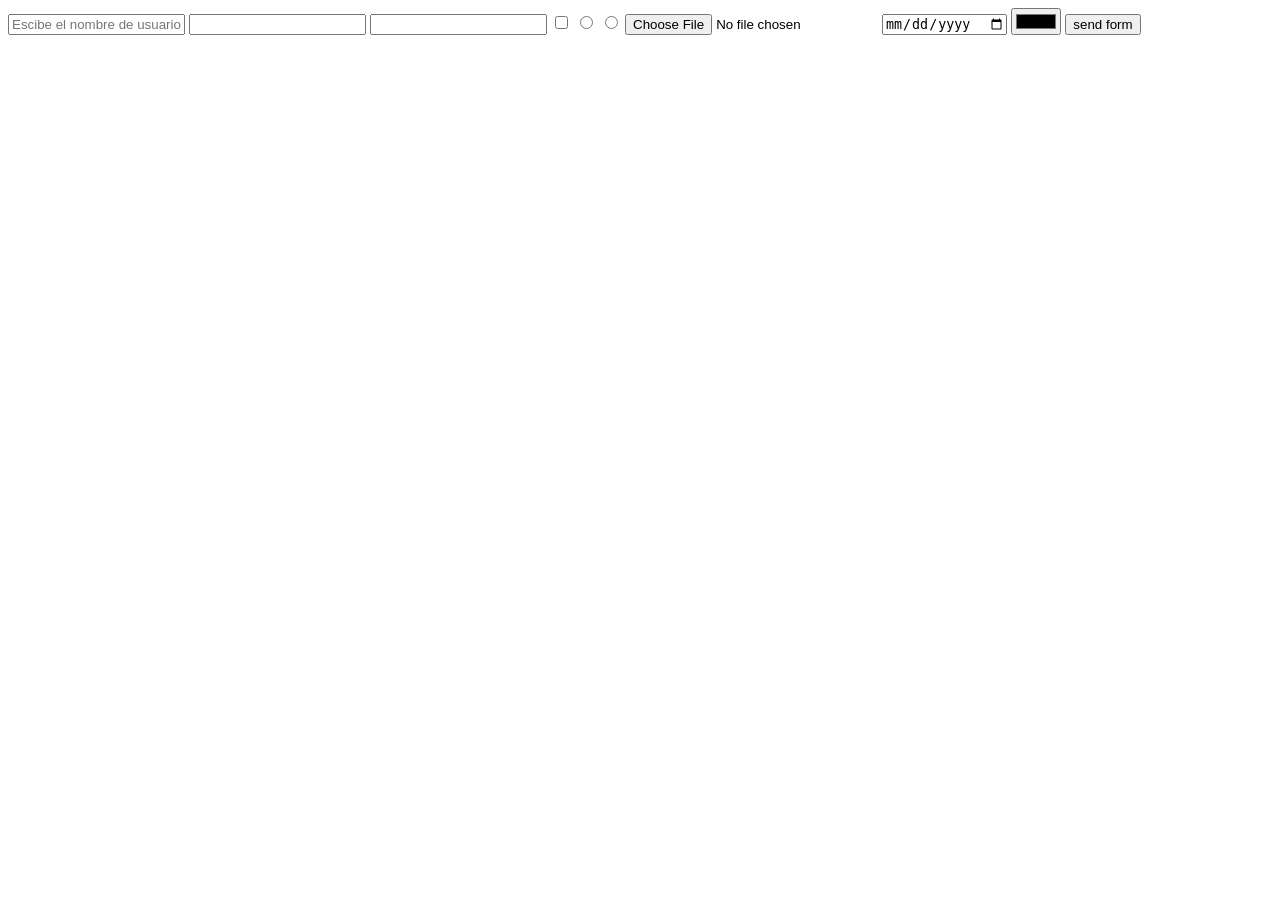
<file: forms.html>
<!DOCTYPE html>
<html lang="en">
<head>
    <meta charset="UTF-8">
    <meta name="viewport" content="width=device-width, initial-scale=1.0">
    <title>Forms</title>
</head>
<body>
    <form action="">
        <input type="text" name="username" placeholder="Escibe el nombre de usuario" required>
        <input type="email" name="email">
        <input type="password" required>
        <input type="checkbox">
        <input type="radio">
        <input type="radio">
        <input type="file" required>
        <input type="date" required>
        <input type="color">
        <input type="submit" value="send form">
    </form>
</body>
</html>
</file>
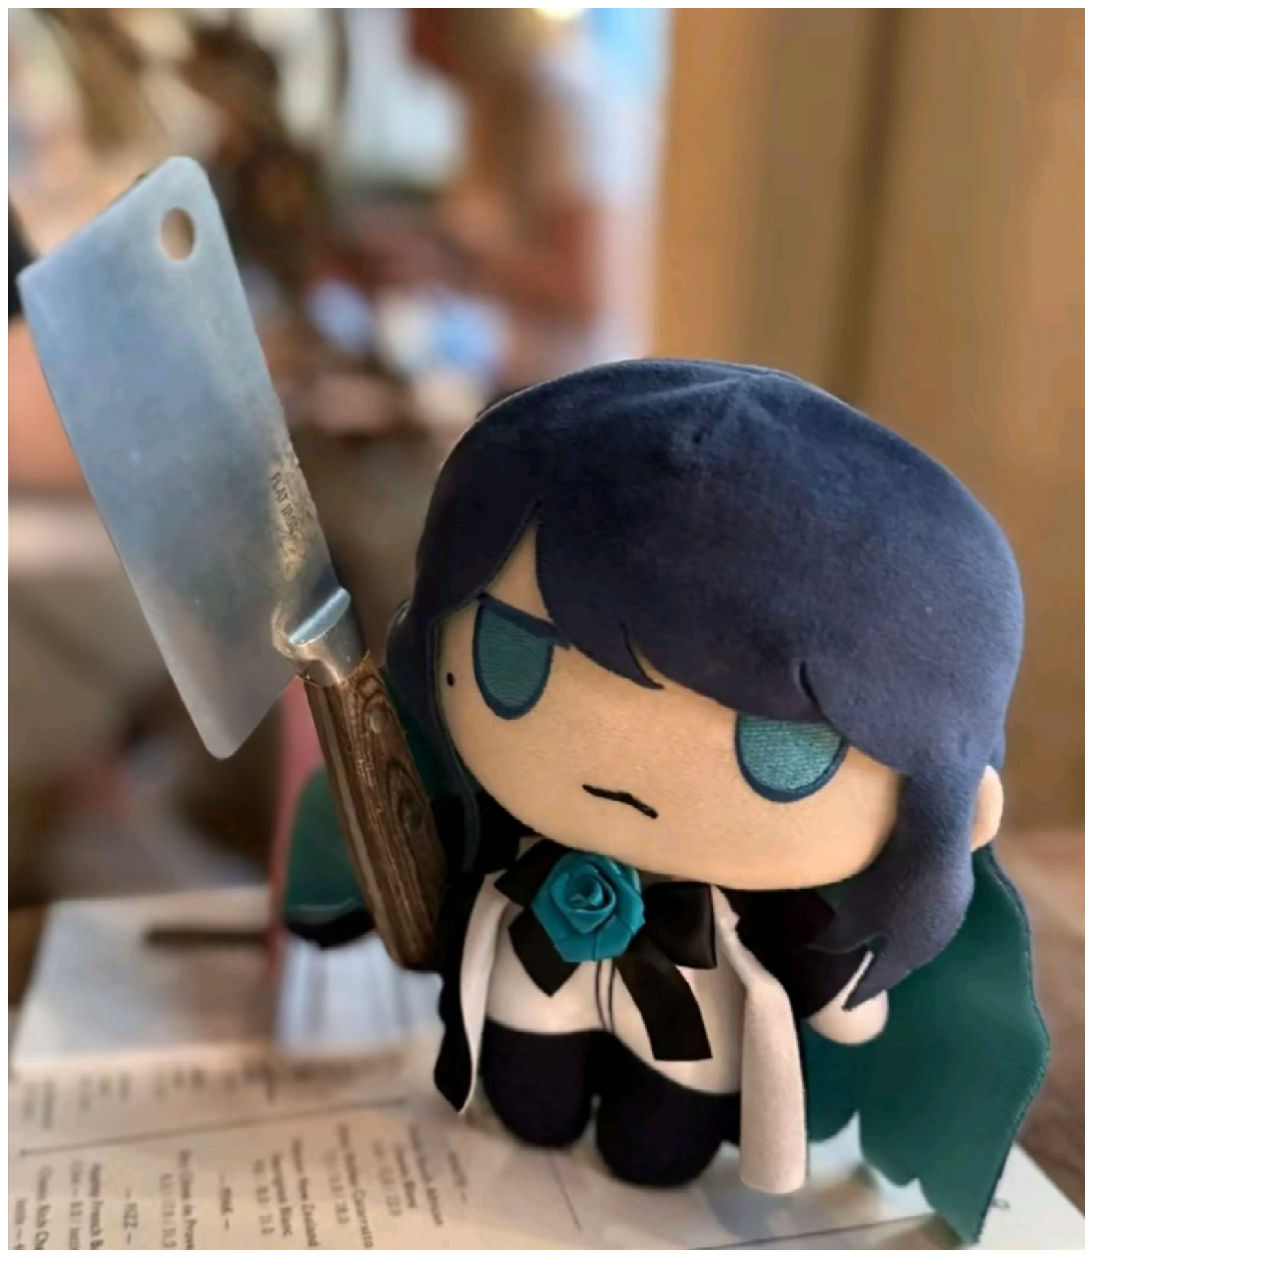
<file: img.html>
<!DOCTYPE html>
<html lang="en">
<head>
    <meta charset="UTF-8">
    <meta name="viewport" content="width=device-width, initial-scale=1.0">
    <title>Adoimagen</title>
</head>
<body>
    <img src="images/adooo.jpg" alt="Adobo" title="Adobo la gyaru">
</body>
</html>
</file>
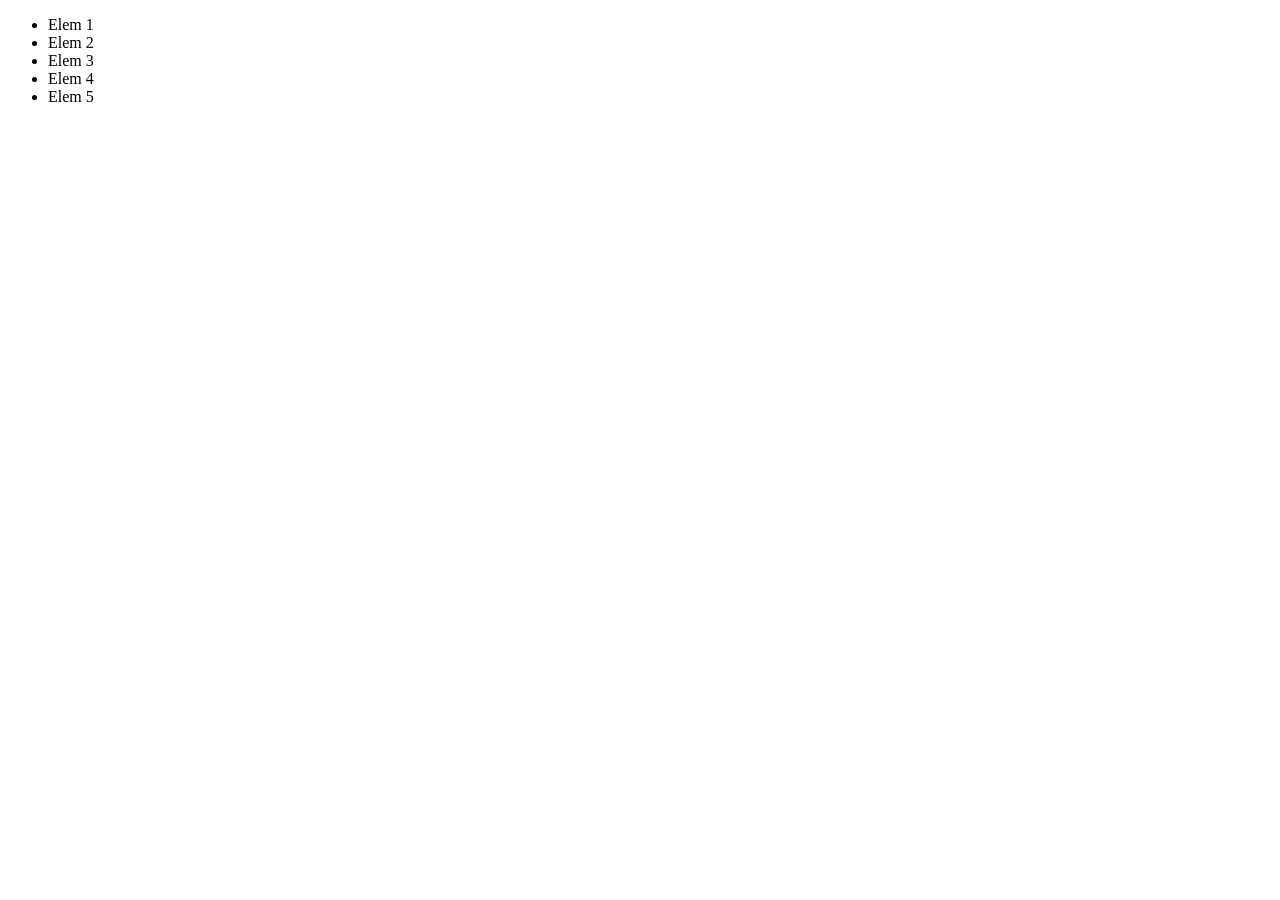
<file: list.html>
<!DOCTYPE html>
<html lang="en">
<head>
    <meta charset="UTF-8">
    <meta name="viewport" content="width=device-width, initial-scale=1.0">
    <title>List</title>
</head>
<body>
    <ul>
        <li>Elem 1</li>
        <li>Elem 2</li>
        <li>Elem 3</li>
        <li>Elem 4</li>
        <li>Elem 5</li>
    </ul>
</body>
</html>
</file>
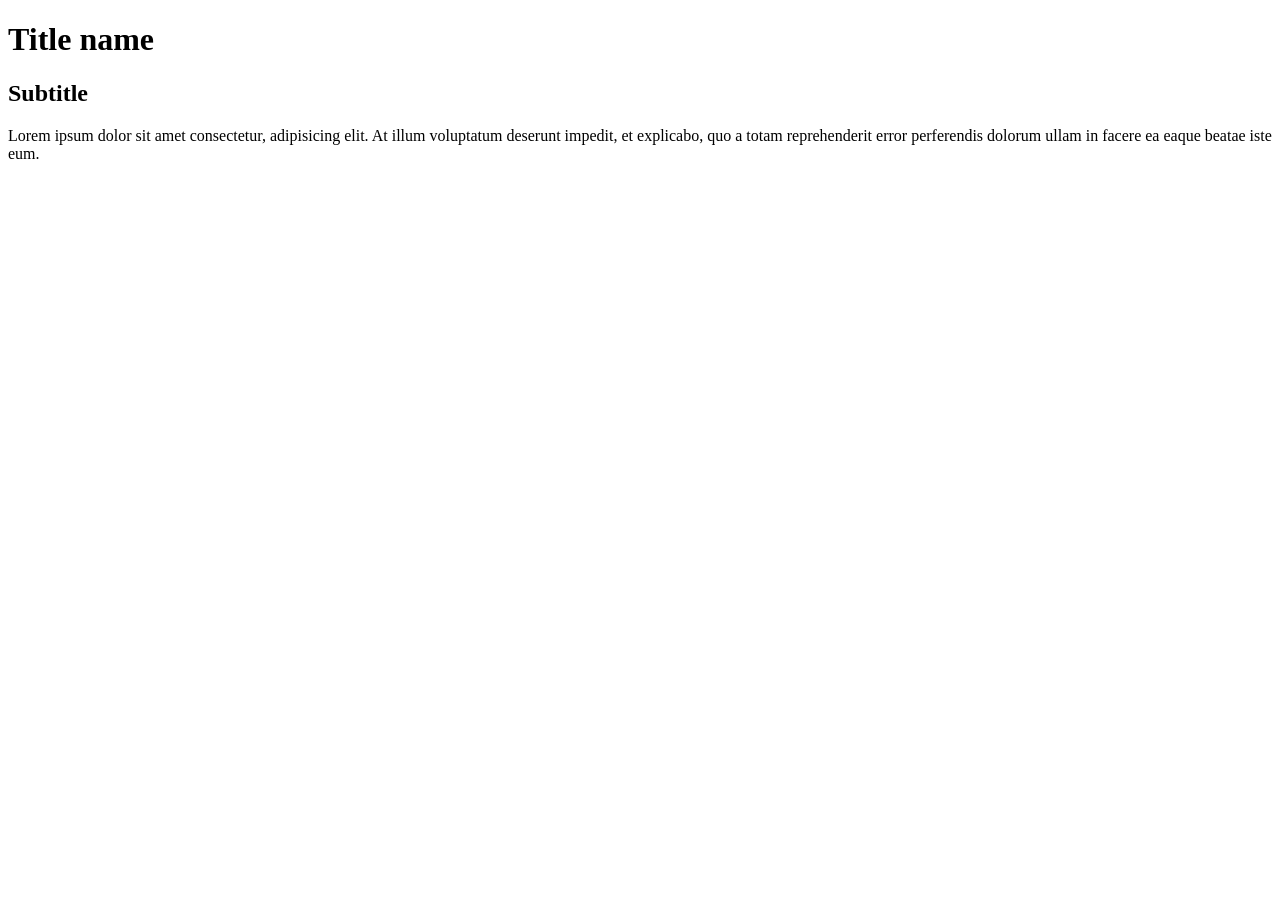
<file: paragraphs_headers.html>
<!DOCTYPE html>
<html lang="en">
<head>
    <meta charset="UTF-8">
    <meta name="viewport" content="width=device-width, initial-scale=1.0">
    <title>Web PAGE</title>
</head>
<body>
    <h1>Title name</h1>
    <h2>Subtitle</h2>
    <p>Lorem ipsum dolor sit amet consectetur, adipisicing elit. At illum voluptatum deserunt impedit, et explicabo, quo a totam reprehenderit error perferendis dolorum ullam in facere ea eaque beatae iste eum.</p>

</body>
</html>
</file>
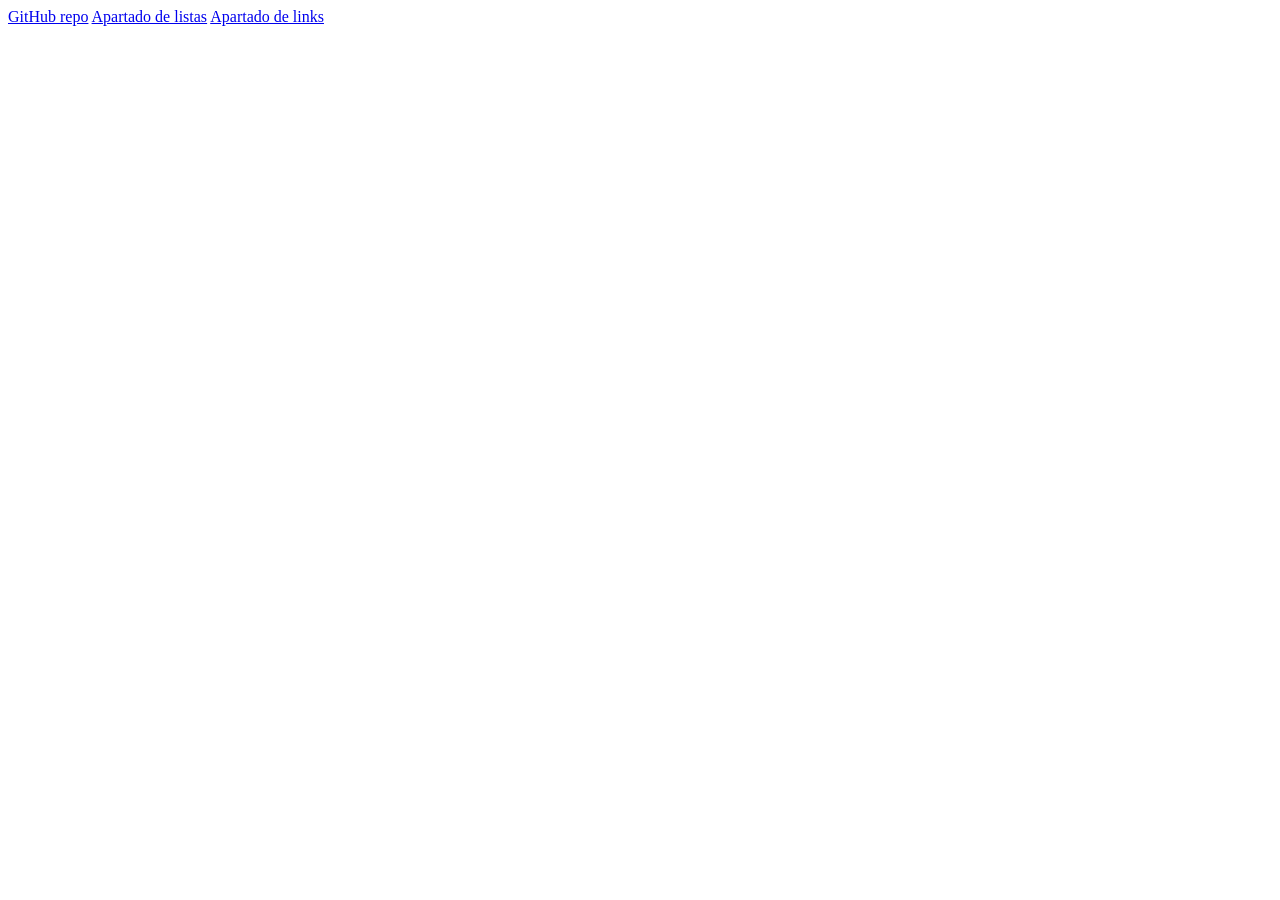
<file: routes.html>
<!DOCTYPE html>
<html lang="en">
<head>
    <meta charset="UTF-8">
    <meta name="viewport" content="width=device-width, initial-scale=1.0">
    <title>Routes</title>
</head>
<body>
    <a href="https://github.com/Kevin7274/FrntND" target="_blank">GitHub repo</a>
    <a href="list.html" target="_blank">Apartado de listas</a>
    <a href="links/links.html" target="_blank">Apartado de links</a>
</body>
</html>
</file>
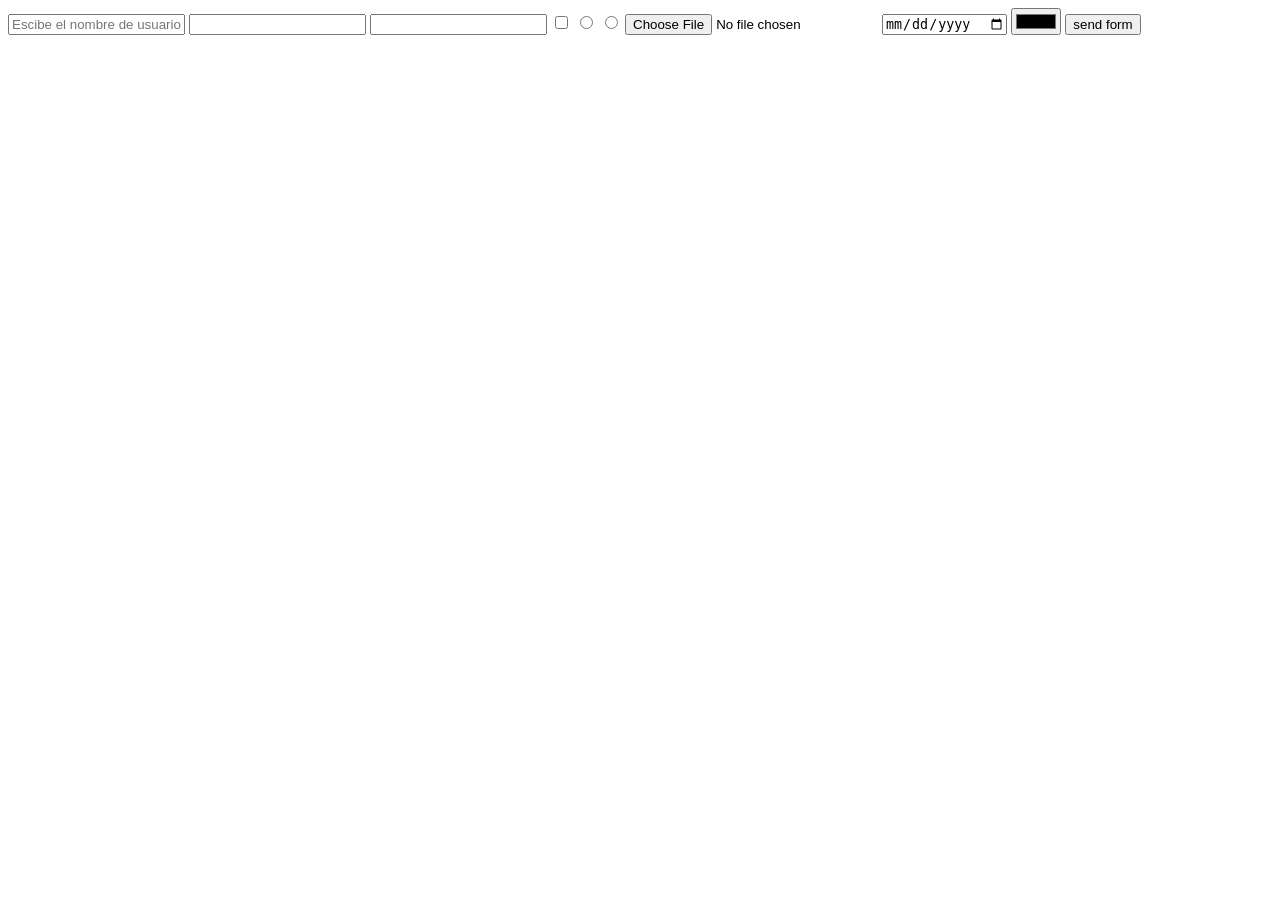
<file: html/forms.html>
<!DOCTYPE html>
<html lang="en">
<head>
    <meta charset="UTF-8">
    <meta name="viewport" content="width=device-width, initial-scale=1.0">
    <title>Forms</title>
</head>
<body>
    <form action="">
        <input type="text" name="username" placeholder="Escibe el nombre de usuario" minlength="3" maxlength="15" required>
        <input type="email" name="email">
        <input type="password" required>
        <input type="checkbox">
        <input type="radio">
        <input type="radio">
        <input type="file" required>
        <input type="date" required>
        <input type="color">
        <input type="submit" value="send form">
    </form>
</body>
</html>
</file>
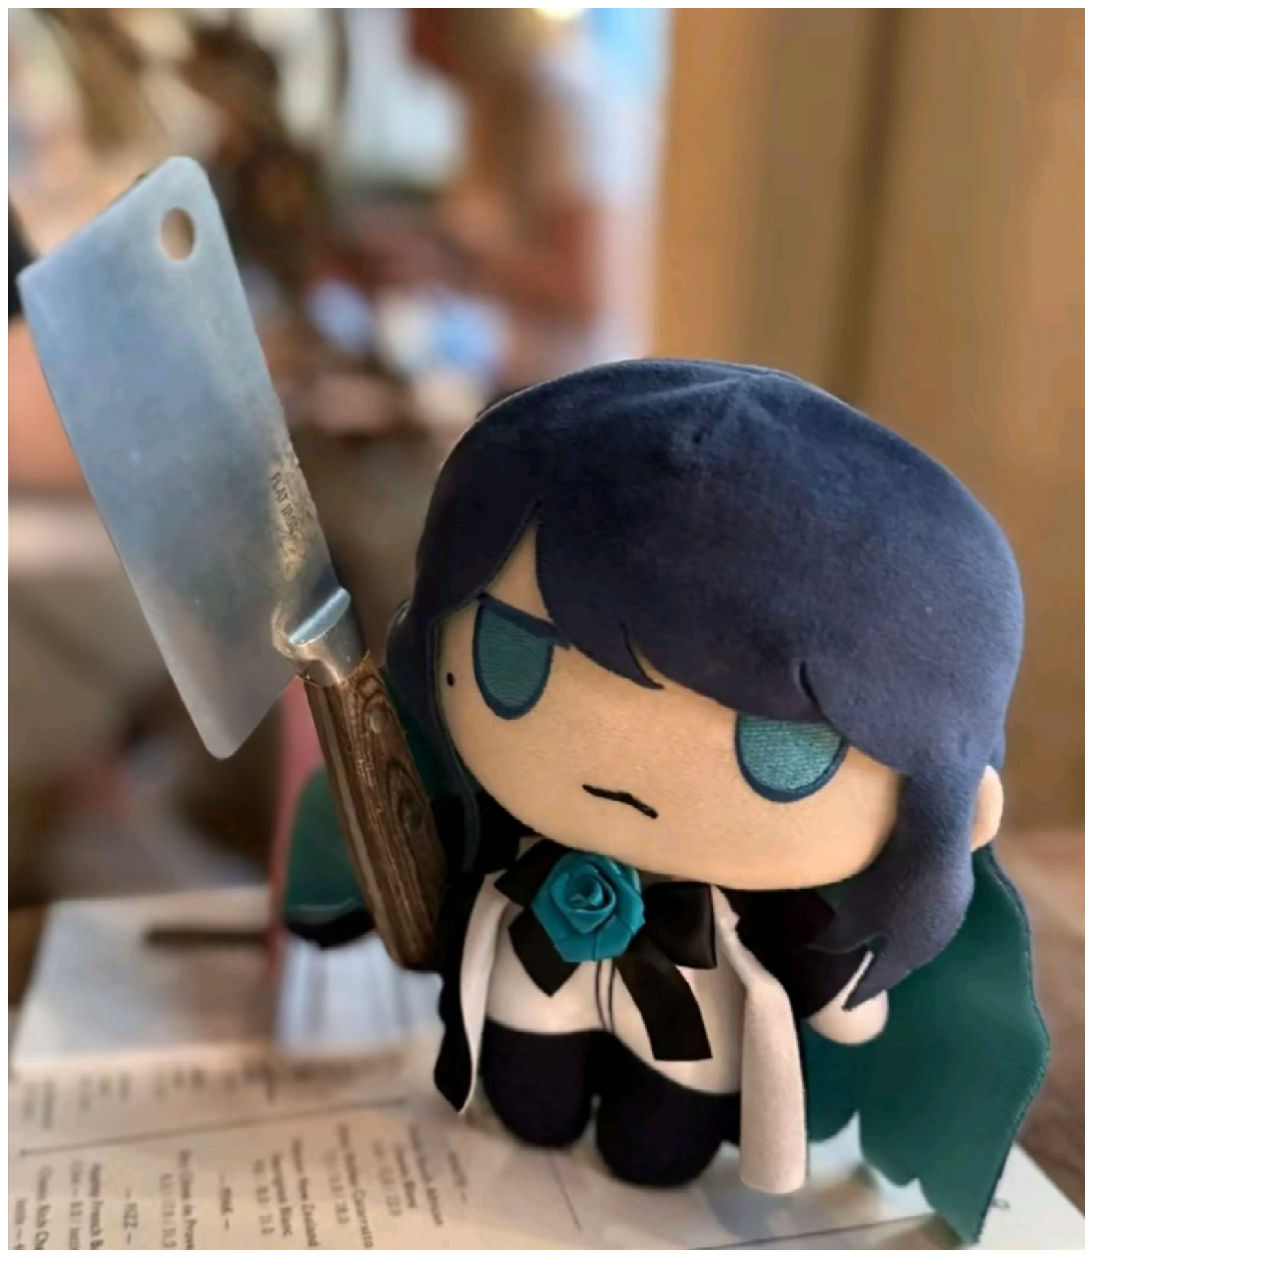
<file: html/img.html>
<!DOCTYPE html>
<html lang="en">
<head>
    <meta charset="UTF-8">
    <meta name="viewport" content="width=device-width, initial-scale=1.0">
    <title>Adoimagen</title>
</head>
<body>
    <img src="../images/adooo.jpg" alt="Adobo" title="Adobo la gyaru">
</body>
</html>
</file>
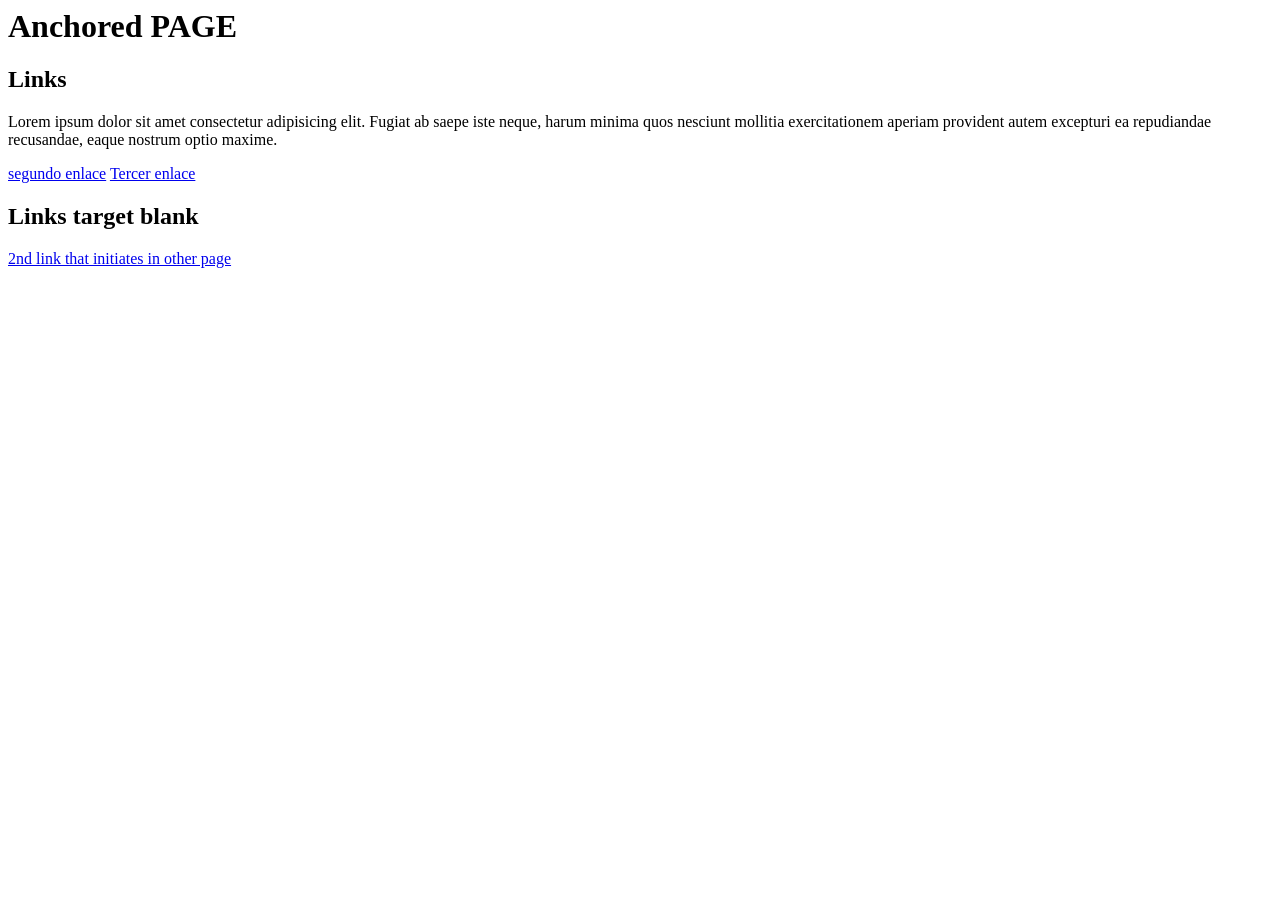
<file: links/links.html>
<html lang="en">
<head>
    <meta charset="UTF-8">
    <meta name="viewport" content="width=device-width, initial-scale=1.0">
    <title>Links</title>
</head>
<body>
    <h1>Anchored PAGE</h1>
    <h2>Links</h2>
    <p>Lorem ipsum dolor sit amet consectetur adipisicing elit. Fugiat ab saepe iste neque, harum minima quos nesciunt mollitia exercitationem aperiam provident autem excepturi ea repudiandae recusandae, eaque nostrum optio maxime.</p>
    <a href="links2.html" title="Go to second page">segundo enlace</a>
    <a href="links3.html" title="Go to third page">Tercer enlace</a>
    <h2>Links target blank</h2>
    <a href="links2.html" target="_blank">2nd link that initiates in other page</a>
</body>
</html>
</file>
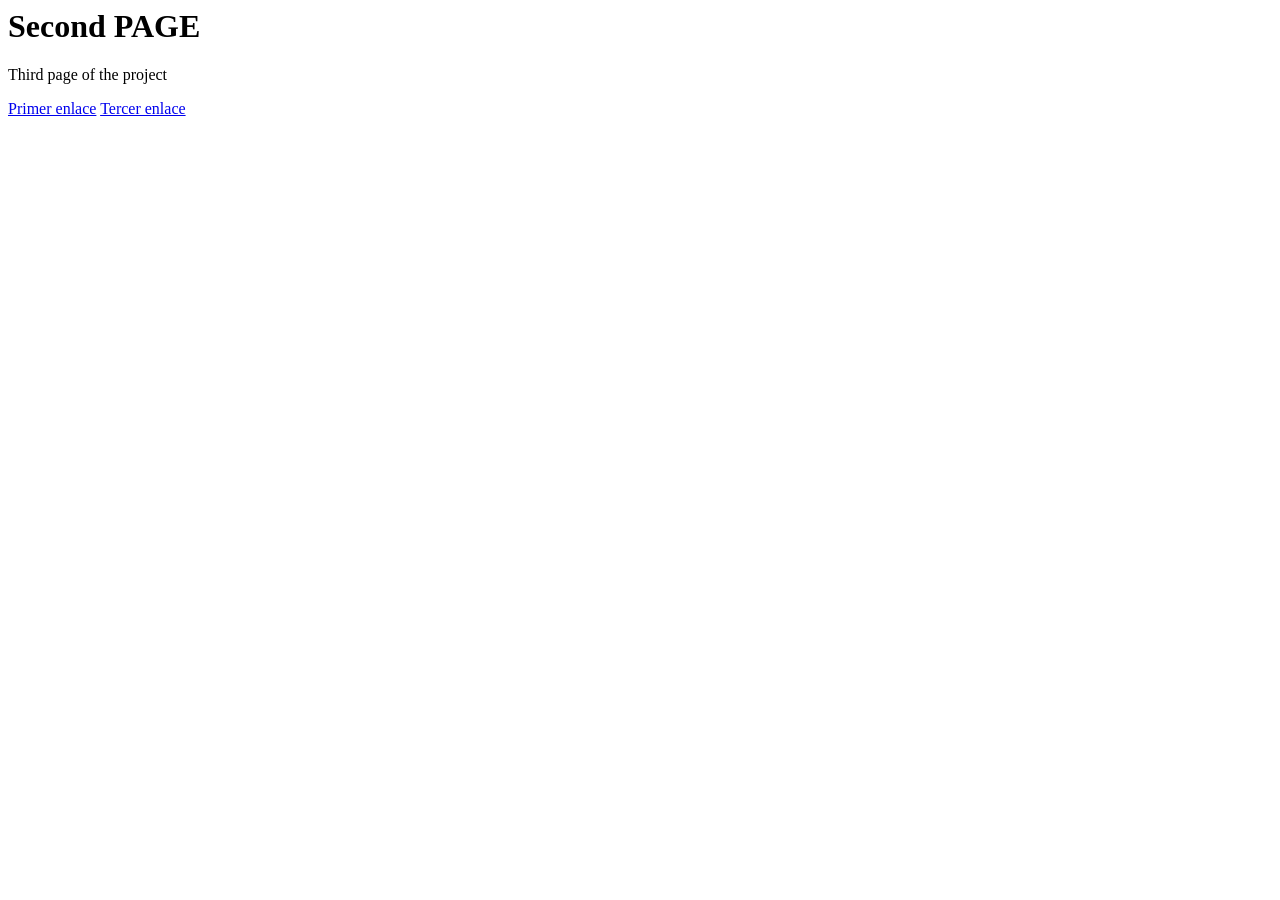
<file: links/links2.html>
<html lang="en">
<head>
    <meta charset="UTF-8">
    <meta name="viewport" content="width=device-width, initial-scale=1.0">
    <title>Links</title>
</head>
<body>
    <h1>Second PAGE</h1>
    <p>Third page of the project</p>
    <a href="links.html">Primer enlace</a>
    <a href="links3.html">Tercer enlace</a>
</body>
</html>
</file>
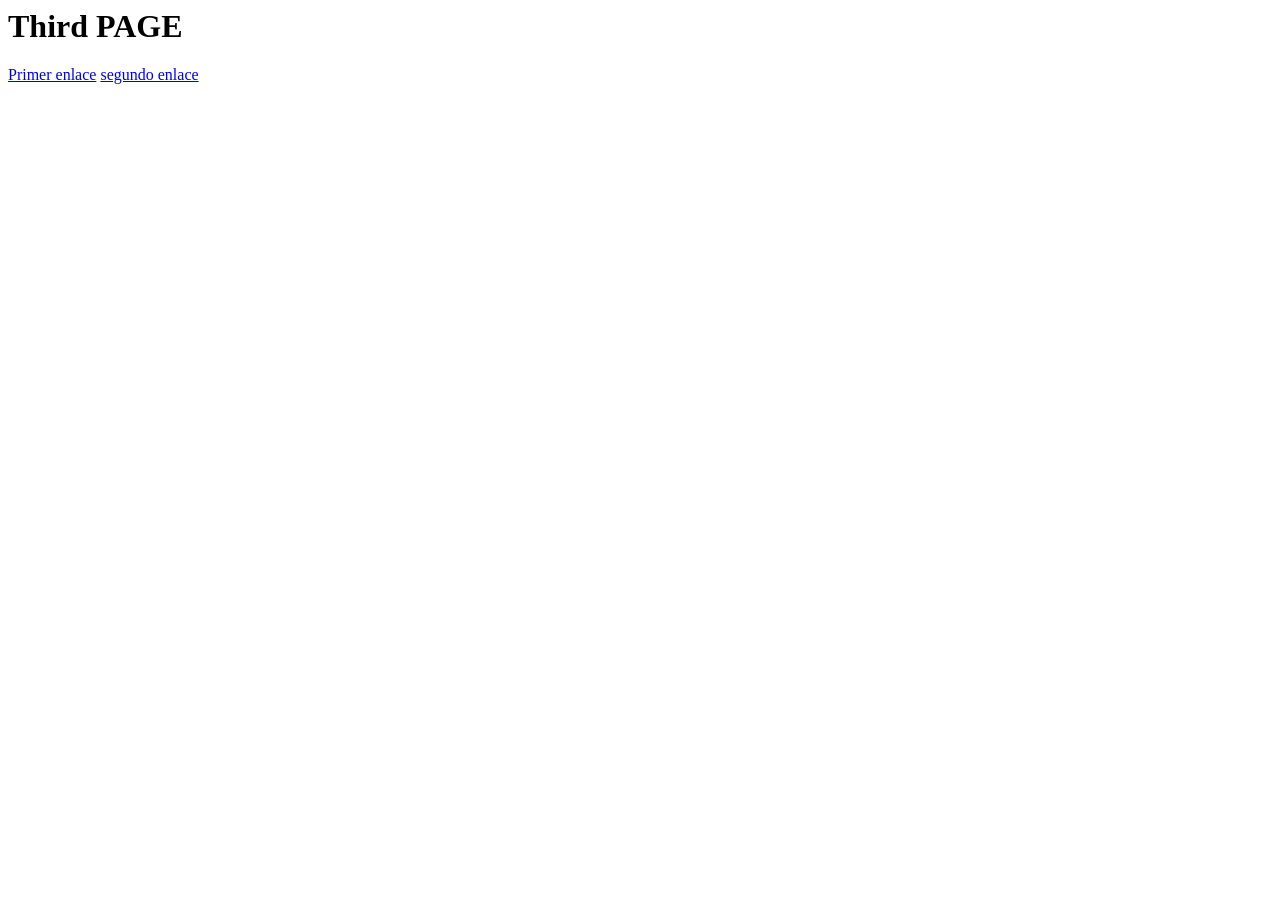
<file: links/links3.html>
<html lang="en">
<head>
    <meta charset="UTF-8">
    <meta name="viewport" content="width=device-width, initial-scale=1.0">
    <title>Links</title>
</head>
<body>
    <h1>Third PAGE</h1>
    <a href="links.html">Primer enlace</a>
    <a href="links2.html">segundo enlace</a>
</body>
</html>
</file>
